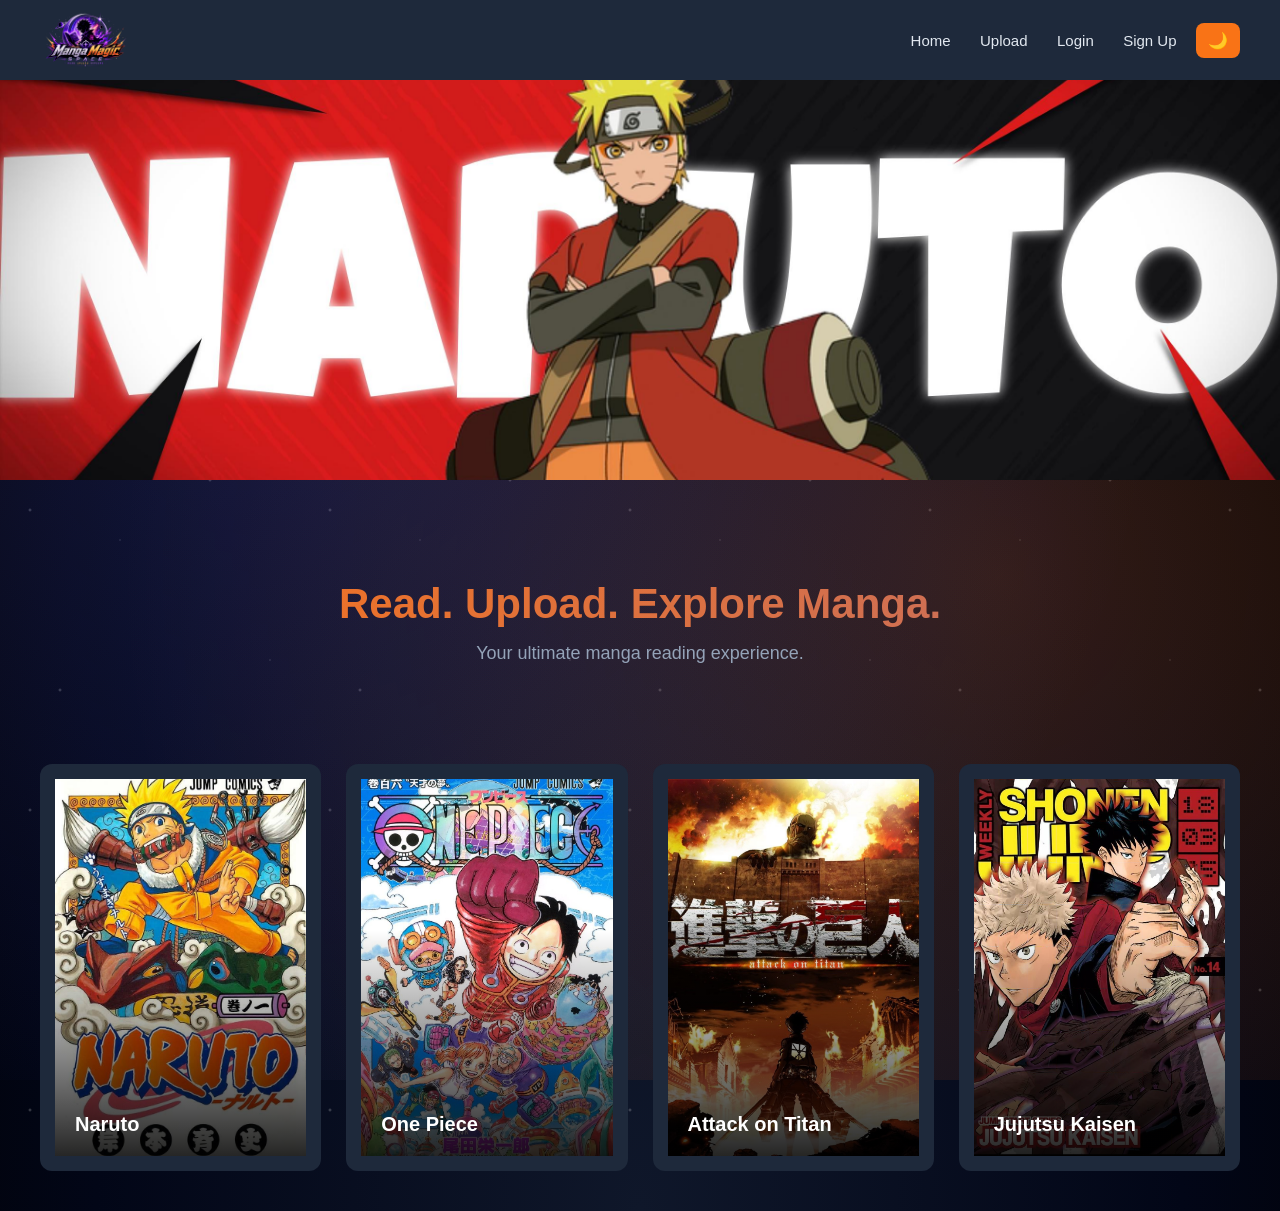
<file: index.html>
<!DOCTYPE html>
<html>
<head>
<meta charset="UTF-8">
<meta name="viewport" content="width=device-width, initial-scale=1.0">
<title>MangaMagicSpace</title>
<link rel="stylesheet" href="styles.css">
<link rel="icon" type="image/png" href="favicon.png">
<meta name="description" content="Read manga online at MangaMagicSpace. Explore trending manga, upload manga, and enjoy an immersive manga reading experience.">

<meta property="og:title" content="MangaMagicSpace">
<meta property="og:description" content="Read. Upload. Explore Manga.">
<meta property="og:image" content="https://mangamagicspace.com/logo.png">
<meta property="og:url" content="https://mangamagicspace.com">
<meta property="og:type" content="website">

    <script type="application/ld+json">
{
  "@context":"https://schema.org",
  "@type":"Organization",
  "name":"MangaMagicSpace",
  "url":"https://mangamagicspace.com",
  "logo":"https://mangamagicspace.com/logo.png"
}
</script>
</head>

<body>

<div class="navbar">

    <div class="left-nav">
        <div class="logo">
            <a href="index.html">
            <img src="logo-transparent.png" alt="MangaMagicSpace Logo" height="60">
            </a>
        </div>

        <button class="menu-toggle" id="menuToggle">☰</button>
    </div>

    <div class="nav-links" id="navMenu">
        <a href="index.html">Home</a>
        <a href="upload.html">Upload</a>
        <a href="history.html" id="historyLink">History</a>
        <a href="login.html" id="loginLink">Login</a>
        <a href="signup.html" id="signupLink">Sign Up</a>
        <a href="#" id="logoutBtn" style="display:none;">Logout</a>
        <button id="themeToggle">🌙</button>
    </div>

</div>

<!-- Slider -->
<div class="slider">
    <a id="sliderLink" href="reader.html?manga=naruto&chapter=chapter-1">
        <img id="sliderImage" src="manga/slider/naruto-banner.jpg">
    </a>
</div>

<div class="hero">
    <h1>Read. Upload. Explore Manga.</h1>
    <p>Your ultimate manga reading experience.</p>
</div>

<div class="manga-grid">

<div class="manga-card">
<a href="reader.html?manga=naruto&chapter=chapter-1">
<div class="image-container">
<img src="manga/naruto/cover.jpeg">
<div class="overlay"></div>
<div class="title">Naruto</div>
</div>
</a>
</div>

<div class="manga-card">
<a href="reader.html?manga=one-piece&chapter=chapter-1">
<div class="image-container">
<img src="manga/one-piece/cover.jpeg/cover.jpeg">
<div class="overlay"></div>
<div class="title">One Piece</div>
</div>
</a>
</div>

<div class="manga-card">
<a href="reader.html?manga=attack-on-titan&chapter=chapter-1">
<div class="image-container">
<img src="manga/attack-on-titan/cover.jpeg">
<div class="overlay"></div>
<div class="title">Attack on Titan</div>
</div>
</a>
</div>

<div class="manga-card">
<a href="reader.html?manga=jujutsu-kaisen&chapter=chapter-1">
<div class="image-container">
<img src="manga/jujutsu-kaisen/chapter-1/1.jpeg">
<div class="overlay"></div>
<div class="title">Jujutsu Kaisen</div>
</div>
</a>
</div>

</div>

<script>
// Login state
const user = localStorage.getItem("loggedInUser");

if(user){
    document.getElementById("loginLink").style.display = "none";
    document.getElementById("signupLink").style.display = "none";
    document.getElementById("logoutBtn").style.display = "inline";
}else{
    document.getElementById("historyLink").style.display = "none";
}

document.getElementById("logoutBtn").onclick = function(){
    localStorage.removeItem("loggedInUser");
    location.reload();
};

// Slider
const slides = [
{
image:"manga/slider/naruto-banner.jpg",
link:"reader.html?manga=naruto&chapter=chapter-1"
},
{
image:"manga/slider/onepiece-banner.jpg",
link:"reader.html?manga=one-piece&chapter=chapter-1"
},
{
image:"manga/slider/aot-banner.jpg",
link:"reader.html?manga=attack-on-titan&chapter=chapter-1"
},
{
image:"manga/slider/jjk-banner.jpg",
link:"reader.html?manga=jujutsu-kaisen&chapter=chapter-1"
}
];

let i = 0;
const sliderImage = document.getElementById("sliderImage");
const sliderLink = document.getElementById("sliderLink");

setInterval(() => {
    i = (i + 1) % slides.length;
    sliderImage.src = slides[i].image;
    sliderLink.href = slides[i].link;
}, 3000);

// Theme Toggle
const themeBtn = document.getElementById("themeToggle");

if(localStorage.getItem("theme") === "light"){
    document.body.classList.add("light-mode");
    themeBtn.innerText = "☀️";
}

themeBtn.addEventListener("click", () => {
    document.body.classList.toggle("light-mode");

    if(document.body.classList.contains("light-mode")){
        localStorage.setItem("theme", "light");
        themeBtn.innerText = "☀️";
    } else {
        localStorage.setItem("theme", "dark");
        themeBtn.innerText = "🌙";
    }
});

// Hamburger Menu
const menuBtn = document.getElementById("menuToggle");
const navMenu = document.getElementById("navMenu");

menuBtn.addEventListener("click", () => {
    navMenu.classList.toggle("show");
});
</script>

</body>
</html>
</file>
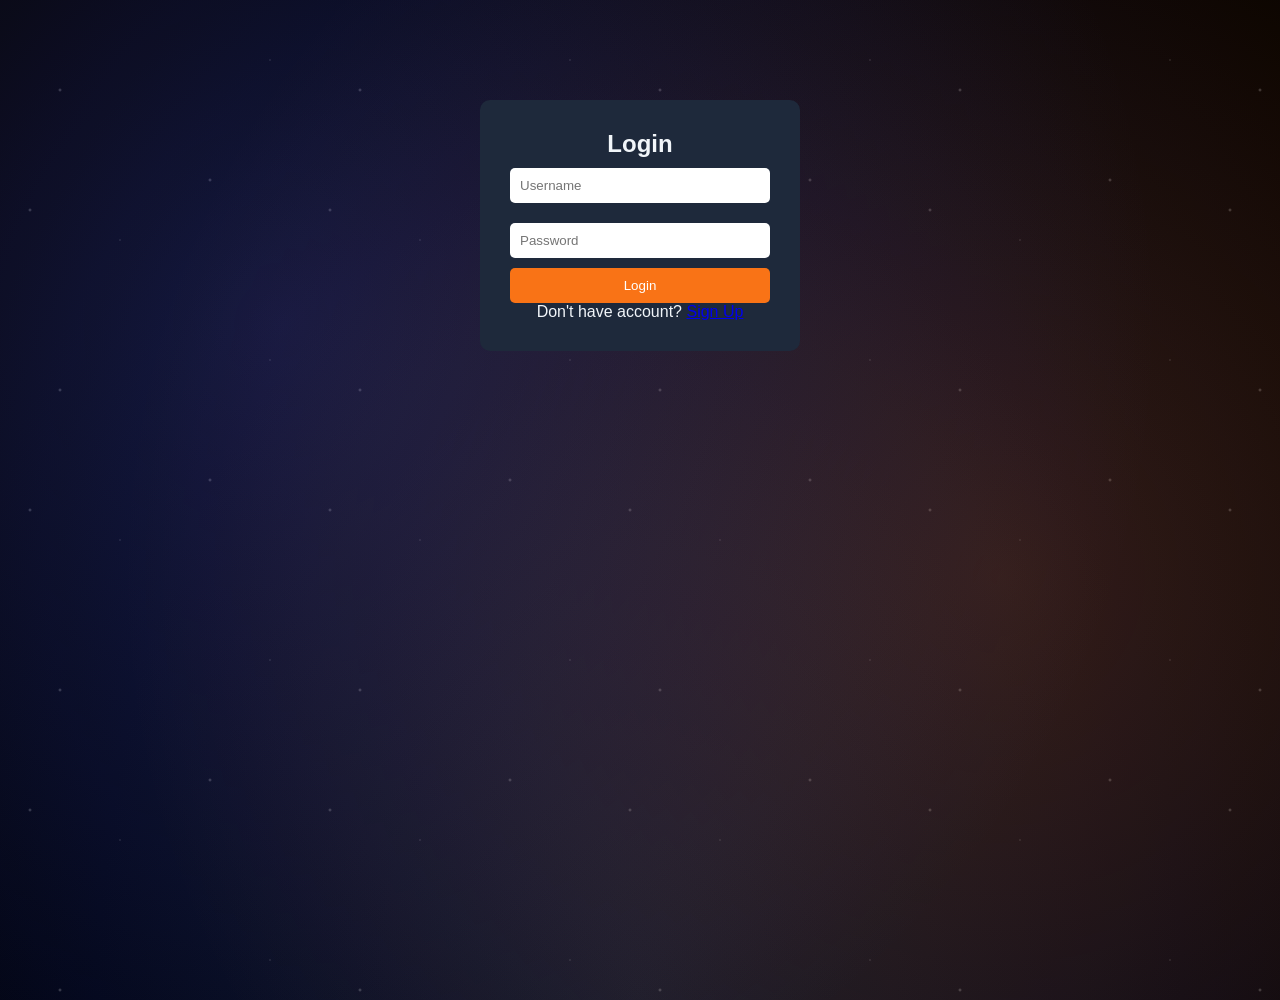
<file: history.html>
<!DOCTYPE html>
<html>
<head>
<title>History</title>
<link rel="stylesheet" href="styles.css">
</head>
<body>

<script>
if(!localStorage.getItem("loggedInUser")){
    alert("Please login first!");
    window.location.href = "login.html";
}
</script>

<h2 style="text-align:center;">Your Reading History</h2>
<div class="history-container" id="historyBox"></div>

<script>
const user = localStorage.getItem("loggedInUser");
const key = "history_" + user;

const history = JSON.parse(localStorage.getItem(key)) || [];
const box = document.getElementById("historyBox");

if(history.length === 0){
    box.innerHTML = "<p>No history yet</p>";
}else{
    history.forEach(item=>{
        box.innerHTML += `<div class="history-card">${item}</div>`;
    });
}
</script>

</body>
</html>
</file>
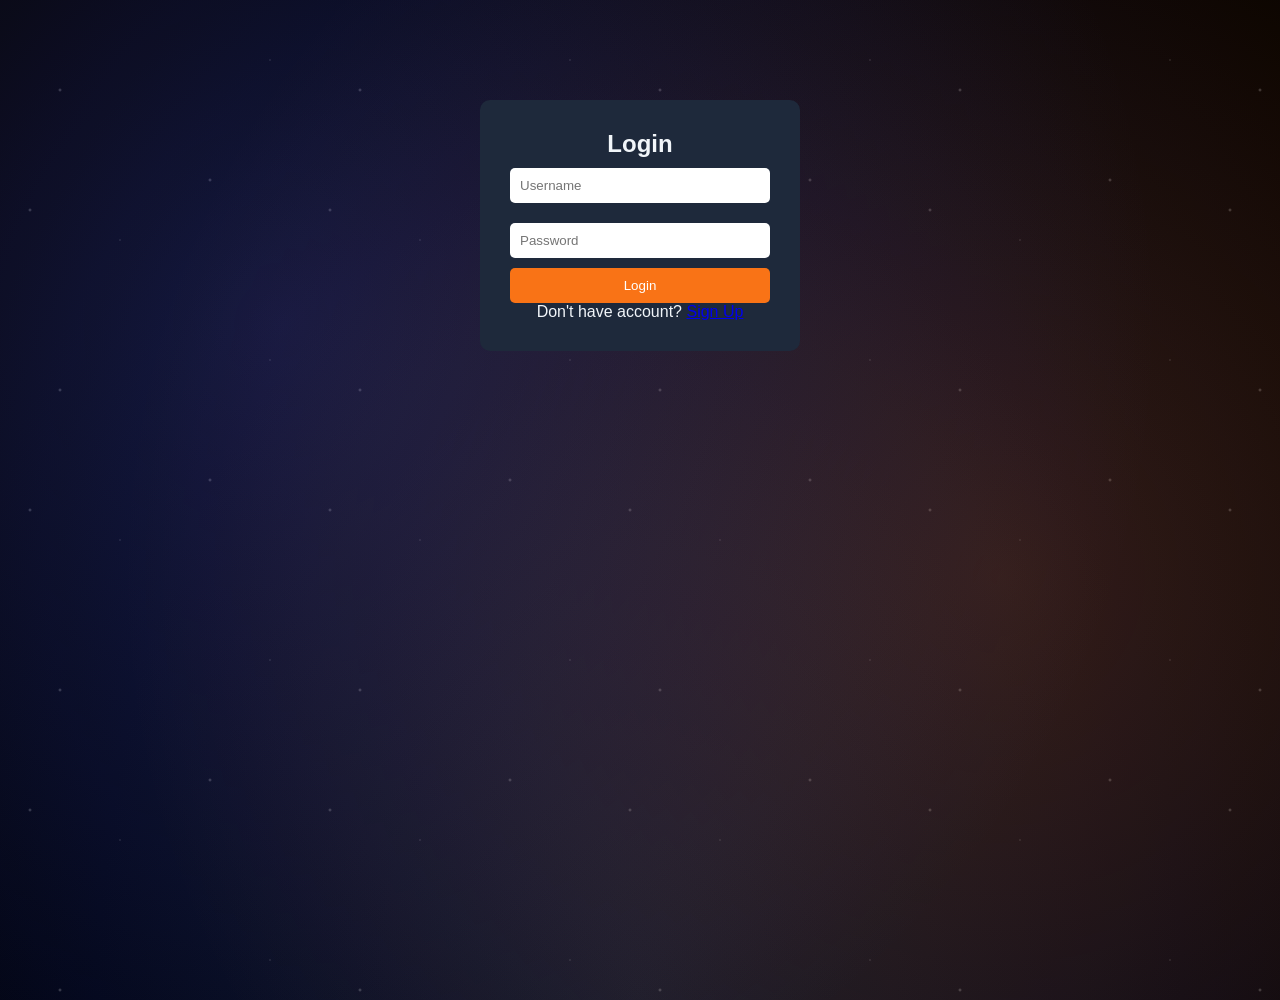
<file: login.html>
<!DOCTYPE html>
<html>
<head>
<title>Login</title>
<link rel="stylesheet" href="styles.css">
</head>
<body>

<div class="login-box">
<h2>Login</h2>

<input type="text" id="username" placeholder="Username">
<input type="password" id="password" placeholder="Password">

<button onclick="login()">Login</button>
<p>Don't have account? <a href="signup.html">Sign Up</a></p>
</div>

<script>
function login(){
    const username = document.getElementById("username").value;
    const password = document.getElementById("password").value;

    const users = JSON.parse(localStorage.getItem("users")) || [];

    const found = users.find(user =>
        user.username === username &&
        user.password === password
    );

    if(found){
        localStorage.setItem("loggedInUser", username);
        window.location.href = "index.html";
    }else{
        alert("Invalid login!");
    }
}
</script>

</body>
</html>
</file>
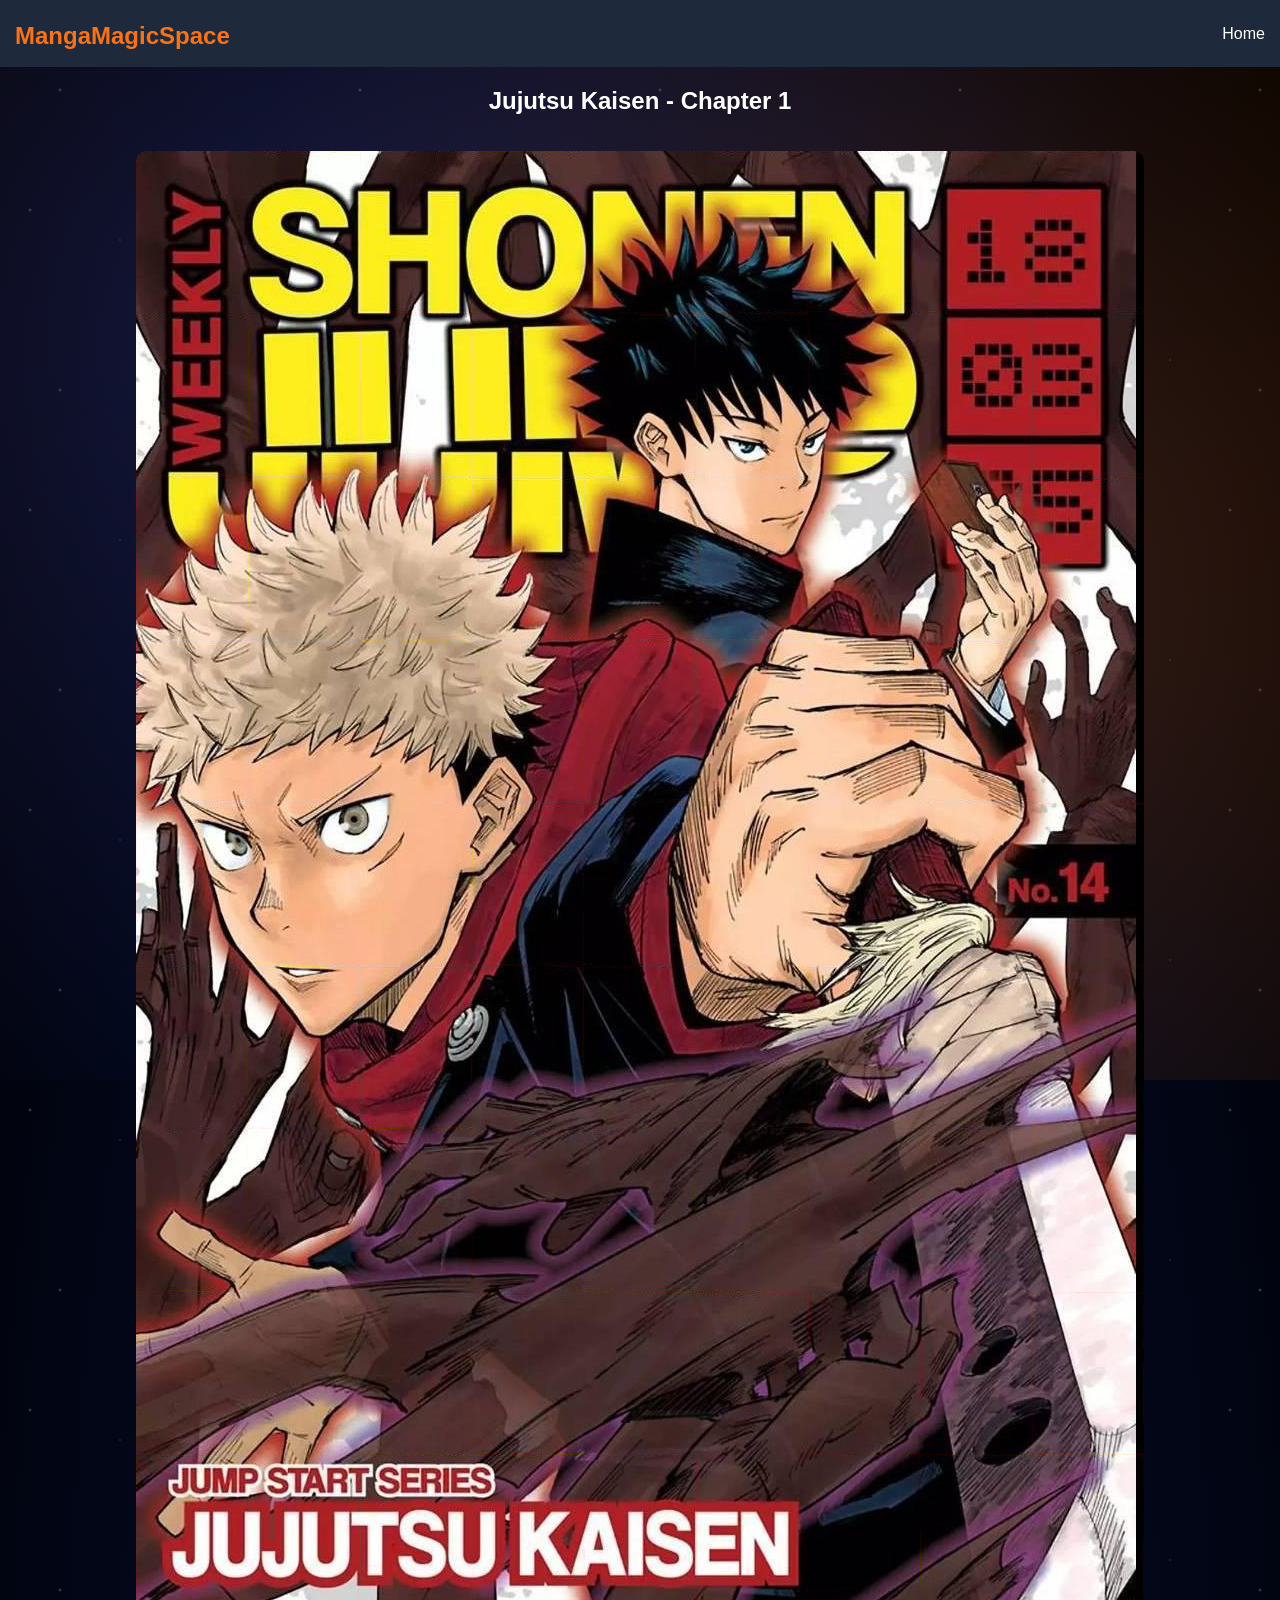
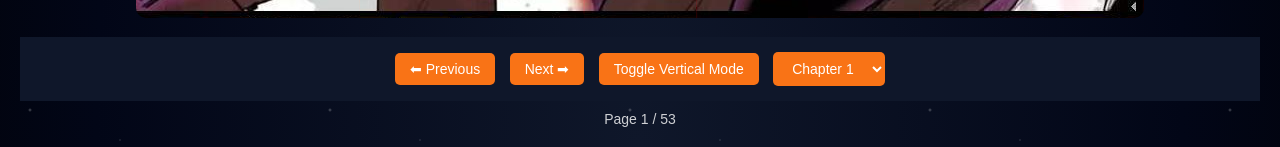
<file: reader.html>
<!DOCTYPE html>
<html>
<head>
    <title>Manga Reader</title>
    <link rel="stylesheet" href="styles.css">

    <style>
        body {
            margin: 0;
            background-color: #0f172a;
            color: white;
            font-family: Arial, sans-serif;
        }

        header {
            background-color: #1e293b;
            padding: 15px;
            display: flex;
            justify-content: space-between;
            align-items: center;
        }

        header h1 {
            color: #f97316;
        }

        nav a {
            color: white;
            text-decoration: none;
            margin-left: 15px;
        }

        .reader-container {
            text-align: center;
            padding: 20px;
        }

        .reader-container img {
            max-width: 90%;
            height: auto;
            border-radius: 10px;
            transition: opacity 0.3s ease-in-out;
        }
        .bottom-navigation {
    margin: 40px 0;
    text-align: center;
}

.bottom-navigation button {
    padding: 10px 20px;
    margin: 10px;
    font-size: 15px;
    cursor: pointer;
    background-color: #f97316;
    border: none;
    border-radius: 5px;
    color: white;
}

.bottom-navigation button:hover {
    opacity: 0.85;
}

        .controls {
            margin-top: 15px;
            transition: opacity 0.5s ease;
        }

        .controls button, select {
            padding: 8px 15px;
            margin: 5px;
            font-size: 14px;
            cursor: pointer;
            background-color: #f97316;
            border: none;
            border-radius: 5px;
            color: white;
        }

        .page-info {
            margin-top: 10px;
            font-size: 14px;
            opacity: 0.8;
        }

        .hidden {
            opacity: 0;
        }

        .vertical-mode img {
            display: block;
            margin: 20px auto;
            max-width: 800px;
        }
        .logo {
    text-decoration: none;
    color: #f97316;
}

.logo:hover {
    opacity: 0.8;
}
    </style>
</head>
<body>

<header>
    <h1><a href="index.html" class="logo">MangaMagicSpace</a></h1>
    <nav>
        <a href="index.html">Home</a>
    </nav>
</header>

<div class="reader-container" id="readerContainer">

   <h2 id="chapterTitle"></h2>

    
    <br><br>

    <img id="mangaImage">

    <div class="controls" id="controls">
        <button onclick="prevPage()">⬅ Previous</button>
        <button onclick="nextPage()">Next ➡</button>
        <button onclick="toggleVertical()">Toggle Vertical Mode</button>
        <select id="chapterSelect"></select>
    </div>

    <div class="page-info" id="pageInfo"></div>

</div>

<script>
const urlParams = new URLSearchParams(window.location.search);
const manga = urlParams.get("manga") || "jujutsu-kaisen";
const chapter = urlParams.get("chapter") || "chapter-1";

/* ADD STEP 5 CODE HERE */
const user = localStorage.getItem("loggedInUser");

if(user){
    let key = "history_" + user;
    let history = JSON.parse(localStorage.getItem(key)) || [];

    if(!history.includes(manga)){
        history.push(manga);
        localStorage.setItem(key, JSON.stringify(history));
    }
}

/* ✅ PAGE COUNTS GO HERE */
const pageCounts = {
    "jujutsu-kaisen": {
        "chapter-1": 53,
        "chapter-2": 25,
        "chapter-3": 21
    },
    "attack-on-titan": {
        "chapter-1": 58,
        "chapter-2": 38
    },
    "naruto": {
    "chapter-1": 57
},
    "one-piece": {
    "chapter-1": 54
    }
};

let totalPages = pageCounts[manga]?.[chapter] || 1;

if (!totalPages) {
    totalPages = 1;
}

let currentPage = 1;
let verticalMode = false;

const imageElement = document.getElementById("mangaImage");
const pageInfo = document.getElementById("pageInfo");
const controls = document.getElementById("controls");
const readerContainer = document.getElementById("readerContainer");

function updateImage() {
    imageElement.style.opacity = 0;

    setTimeout(() => {
        imageElement.src = `manga/${manga}/${chapter}/${currentPage}.jpeg`;
        pageInfo.textContent = `Page ${currentPage} / ${totalPages}`;
        imageElement.style.opacity = 1;
    }, 150);
}
    document.getElementById("chapterTitle").textContent =
    manga.replace(/-/g, " ").replace(/\b\w/g, c => c.toUpperCase()) +
    " - " +
    chapter.replace(/-/g, " ").replace(/\b\w/g, c => c.toUpperCase());

function nextPage() {

    if (verticalMode) {
        // Go to next chapter
        const currentNumber = parseInt(chapter.split("-")[1]);
        const nextChapter = "chapter-" + (currentNumber + 1);

        if (pageCounts[manga]?.[nextChapter]) {
            window.location.href =
                `reader.html?manga=${manga}&chapter=${nextChapter}`;
        }

        return;
    }

    // Normal page mode
    if (currentPage < totalPages) {
        currentPage++;
        updateImage();
    }
}

function prevPage() {

    if (verticalMode) {
        // Go to previous chapter
        const currentNumber = parseInt(chapter.split("-")[1]);
        const prevChapter = "chapter-" + (currentNumber - 1);

        if (pageCounts[manga]?.[prevChapter]) {
            window.location.href =
                `reader.html?manga=${manga}&chapter=${prevChapter}`;
        }

        return;
    }

    // Normal page mode
    if (currentPage > 1) {
        currentPage--;
        updateImage();
    }
}

function toggleVertical() {
    verticalMode = !verticalMode;

    if (verticalMode) {
        imageElement.style.display = "none";
        pageInfo.textContent = "";
        loadAllPages();
    } else {
        removeVerticalPages();
        imageElement.style.display = "block";
        updateImage();
    }
}

function loadAllPages() {
    removeVerticalPages();

    for (let i = 1; i <= totalPages; i++) {
        const img = document.createElement("img");
        img.src = `manga/${manga}/${chapter}/${i}.jpeg`;
        img.classList.add("vertical-page");
        img.style.display = "block";
        img.style.margin = "20px auto";
        img.style.maxWidth = "800px";

        readerContainer.appendChild(img);
    }

    // Bottom navigation in vertical mode
    const bottomNav = document.createElement("div");
    bottomNav.classList.add("bottom-navigation");

    bottomNav.innerHTML = `
        <button onclick="prevPage()">⬅ Previous</button>
        <button onclick="nextPage()">Next ➡</button>
    `;

    readerContainer.appendChild(bottomNav);
}

function removeVerticalPages() {
    const allImages = document.querySelectorAll(".vertical-page");
    allImages.forEach(img => img.remove());

    const bottomNav = document.querySelector(".bottom-navigation");
    if (bottomNav) bottomNav.remove();
}

function populateChapters(totalChapters) {
    const select = document.getElementById("chapterSelect");
    select.innerHTML = "";

    for (let i = 1; i <= totalChapters; i++) {
        let option = document.createElement("option");
        option.value = "chapter-" + i;
        option.textContent = "Chapter " + i;

        if (option.value === chapter) {
            option.selected = true;
        }

        select.appendChild(option);
    }
}

populateChapters(5);

document.getElementById("chapterSelect").addEventListener("change", function () {
    window.location.href = `reader.html?manga=${manga}&chapter=${this.value}`;
});

updateImage();
</script>

</body>
</html>
</file>
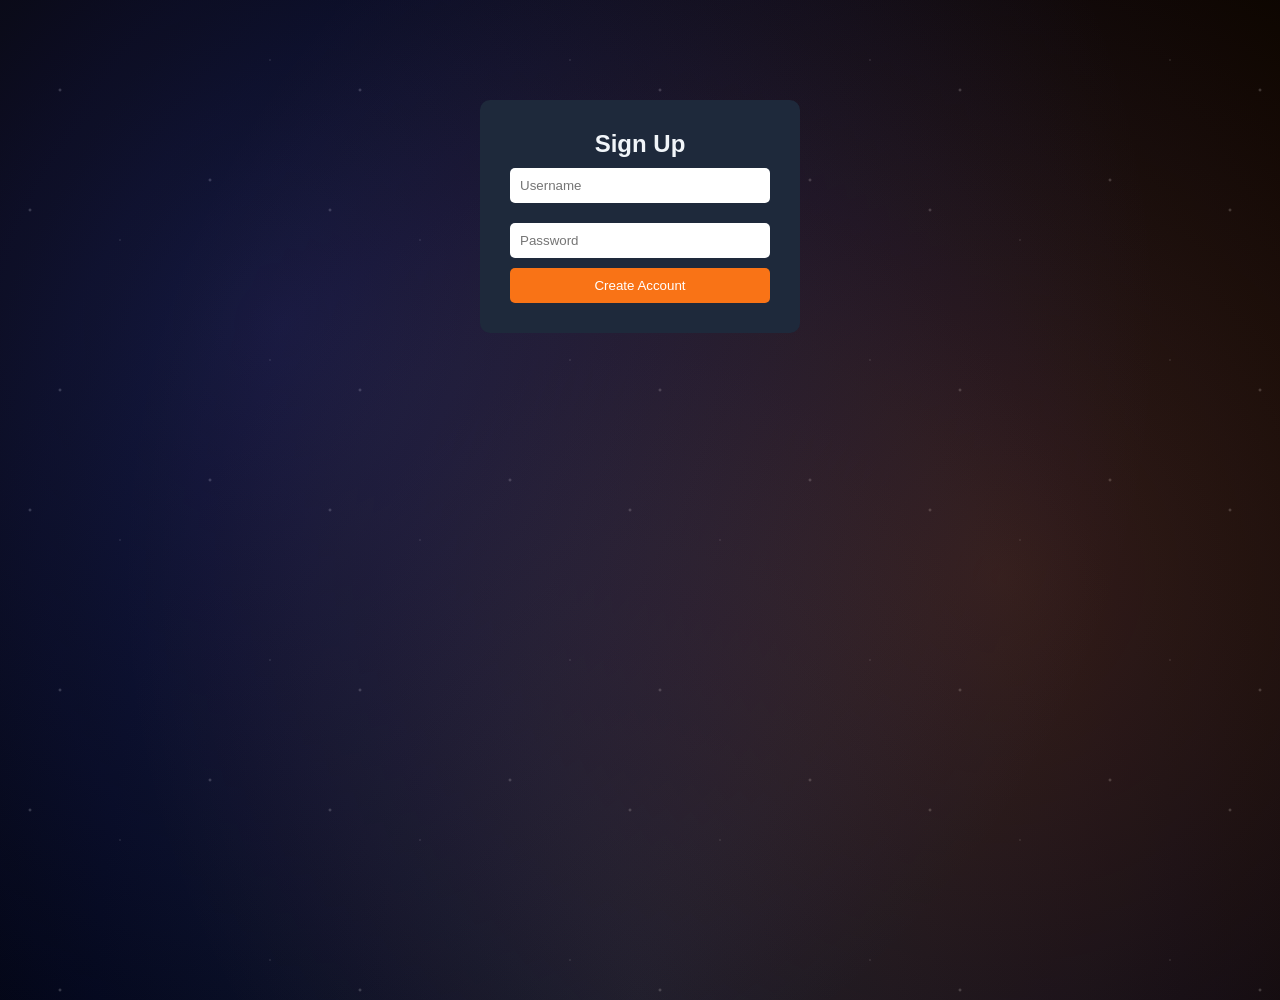
<file: signup.html>
<!DOCTYPE html>
<html>
<head>
<title>Sign Up</title>
<link rel="stylesheet" href="styles.css">
</head>
<body>

<div class="login-box">
<h2>Sign Up</h2>

<input type="text" id="username" placeholder="Username">
<input type="password" id="password" placeholder="Password">

<button onclick="signup()">Create Account</button>
</div>

<script>
function signup(){
    const username = document.getElementById("username").value;
    const password = document.getElementById("password").value;

    let users = JSON.parse(localStorage.getItem("users")) || [];

    users.push({username,password});
    localStorage.setItem("users", JSON.stringify(users));

    localStorage.setItem("loggedInUser", username);

    window.location.href = "index.html";
}
</script>

</body>
</html>
</file>
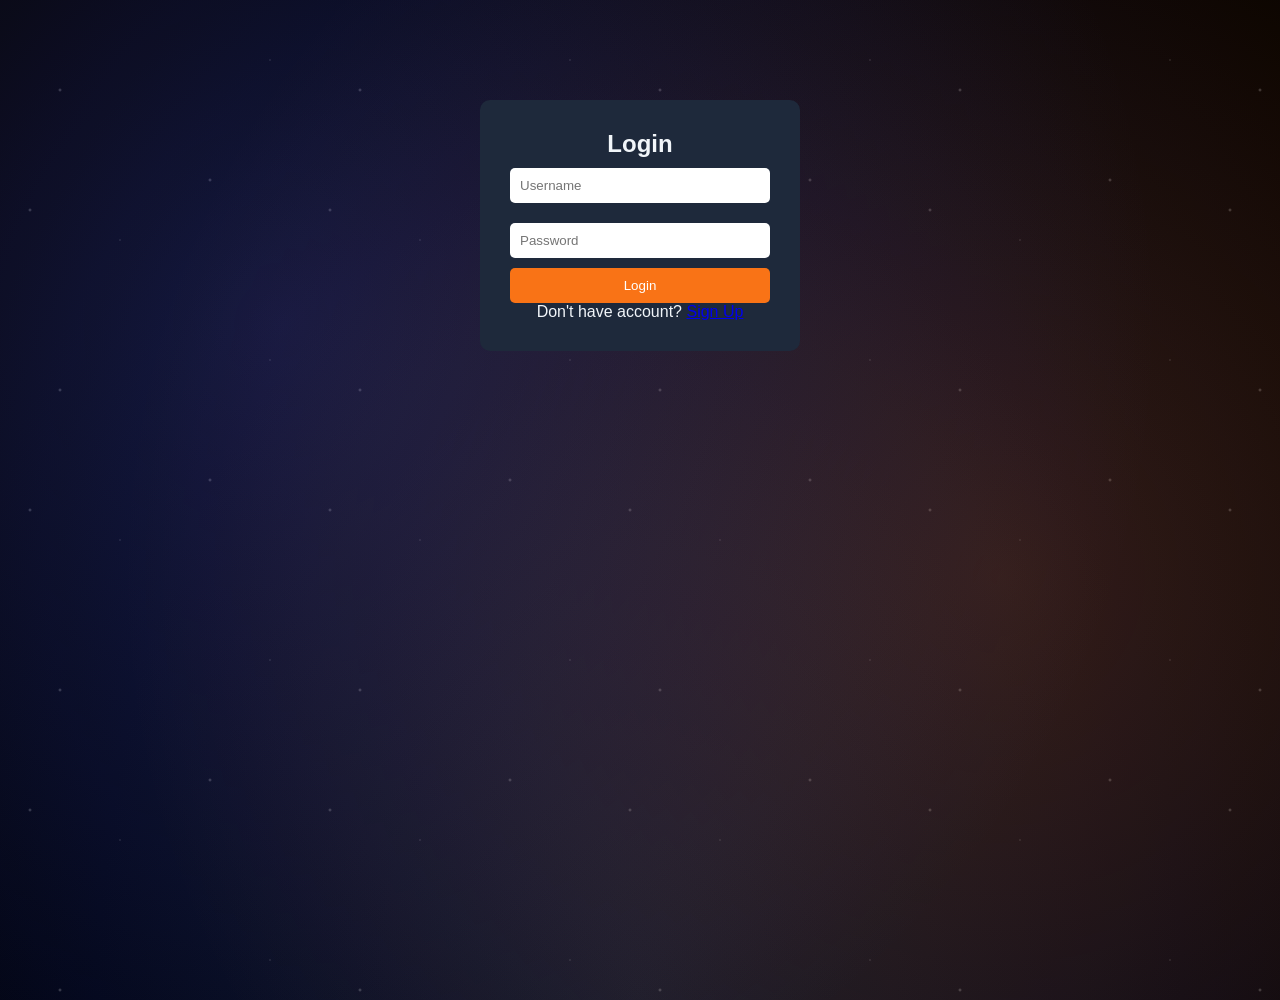
<file: upload.html>
<!DOCTYPE html>
<html>
<head>
    <title>Upload - MangaMagicSpace</title>
    <style>
        body {
            margin: 0;
            font-family: Arial;
            background-color: #0f172a;
            color: white;
        }

        header {
            background-color: #1e293b;
            padding: 15px;
            display: flex;
            justify-content: space-between;
        }

        nav a {
            color: white;
            text-decoration: none;
            margin: 0 10px;
        }

        .container {
            padding: 40px;
            text-align: center;
        }

        input, button {
            padding: 10px;
            margin: 10px;
            border-radius: 5px;
            border: none;
        }

        button {
            background-color: #f97316;
            color: white;
            font-weight: bold;
            cursor: pointer;
        }

        .manga-list {
            margin-top: 30px;
        }

        .manga-item {
            background-color: #1e293b;
            padding: 10px;
            margin: 10px;
            border-radius: 5px;
        }
    </style>
</head>
<body>

<header>
    <h2>MangaMagicSpace</h2>
    <nav>
        <a href="index.html">Home</a>
        <a href="history.html">History</a>
        <a href="upload.html">Upload</a>
    </nav>
</header>

<div class="container">
    <h2>Upload Manga</h2>
    <input type="text" id="mangaTitle" placeholder="Enter Manga Title">
    <button onclick="uploadManga()">Upload</button>

    <div class="manga-list" id="mangaList"></div>
</div>

<script>
const user = localStorage.getItem("loggedInUser");

// 🔒 Protect page
if(!user) {
    alert("Please login first!");
    window.location.href = "login.html";
}

// Load existing mangas
let mangas = JSON.parse(localStorage.getItem("mangas")) || [];

function uploadManga() {
    const title = document.getElementById("mangaTitle").value;

    if(title === "") {
        alert("Enter manga title!");
        return;
    }

    mangas.push(title);
    localStorage.setItem("mangas", JSON.stringify(mangas));

    displayMangas();
    document.getElementById("mangaTitle").value = "";
}

function displayMangas() {
    const list = document.getElementById("mangaList");
    list.innerHTML = "";

    mangas.forEach((manga) => {
        const div = document.createElement("div");
        div.className = "manga-item";
        div.innerText = manga;
        list.appendChild(div);
    });
}

displayMangas();
</script>

</body>
</html>
</file>
<file: styles.css>
/* Global Reset */
* {
    margin: 0;
    padding: 0;
    box-sizing: border-box;
    font-family: 'Segoe UI', sans-serif;
}

/* Body */
body {
    background: radial-gradient(ellipse at bottom, #0f172a 0%, #020617 60%, #000000 100%);
    color: #f1f5f9;
    overflow-x: hidden;
    position: relative;
    min-height: 100vh;
    max-width:1400px;
    margin:auto;
}

body::after {
    content: "";
    position: fixed;
    top: -20%;
    left: -20%;
    width: 140%;
    height: 140%;
    background: radial-gradient(circle at 30% 40%, rgba(99, 102, 241, 0.2), transparent 60%),
                radial-gradient(circle at 70% 60%, rgba(249, 115, 22, 0.2), transparent 60%);
    z-index: -1;
}
/* Navbar */
.navbar {
    display: flex;
    justify-content: space-between;
    align-items: center;
    padding: 10px 40px;
    background-color: #1e293b;
    box-shadow: 0 2px 10px rgba(0,0,0,0.3);
}

.logo {
    font-size: 24px;
    font-weight: bold;
    color: #f97316;
    .logo a{
    text-decoration:none;
    color:#f97316;
}

.logo a:hover{
    opacity:0.8;
}
}

.nav-links a {
    text-decoration:none;
    color:#e2e8f0;
    margin-left:25px;
    font-size:15px;
    transition:0.3s;
}


.nav-links a:hover {
    color: #f97316;
}

/* Hero Section */
.hero {
    text-align:center;
    padding:100px 20px 60px;
}

.hero h1 {
    font-size: 42px;
    margin-bottom: 15px;
    background: linear-gradient(
        270deg,
        #f97316,
        #e11d48,
        #6366f1,
        #f97316
    );
    background-size: 800% 800%;
    -webkit-background-clip: text;
    -webkit-text-fill-color: transparent;
    animation: gradientMove 8s ease infinite;
}

@keyframes gradientMove {
    0% { background-position: 0% 50%; }
    50% { background-position: 100% 50%; }
    100% { background-position: 0% 50%; }
}

.hero p {
    font-size: 18px;
    color: #94a3b8;
    max-width:600px;
    margin:auto;
}


/* Manga Grid */
.manga-grid {
    display: grid;
    grid-template-columns: repeat(4, 1fr); /* 4 cards per row */
    gap: 25px;
    padding: 40px;
}
@media (max-width: 1000px) {
    .manga-grid {
        grid-template-columns: repeat(3, 1fr);
    }
}

@media (max-width: 768px) {
    .manga-grid {
        grid-template-columns: repeat(2, 1fr);
    }
}

@media (max-width: 480px) {
    .manga-grid {
        grid-template-columns: 1fr;
    }
}

/* Manga Card */
.manga-card {
    position: relative;
    background: #1e293b;
    border-radius: 12px;
    padding: 15px;
    transition: all 0.4s ease;
    cursor: pointer;
    overflow: hidden;
}

.manga-card:hover {
    transform: translateY(-8px) scale(1.02);
    box-shadow: 0 20px 40px rgba(0,0,0,0.6);
}


.ripple {
    position: absolute;
    border-radius: 50%;
    transform: scale(0);
    animation: ripple-effect 600ms linear;
    background: rgba(255,255,255,0.4);
}

@keyframes ripple-effect {
    to {
        transform: scale(4);
        opacity: 0;
    }
}

/* Image Container */
.image-container {
    position: relative;
    width: 100%;
    aspect-ratio: 2 / 3;
    height: auto;   /* smaller like original */
    overflow: visible;
    border-radius: 10px;
    display: flex;
    align-items: center;
    justify-content: center;
}
/* Image */
.image-container img {
    width: 100%;
    height: 100%;
    object-fit: cover;
    object-position: center;
    transition: transform 0.4s ease;
}
/* Zoom Effect */
.manga-card:hover img {
    transform: scale(1.1);
}

/* Dark Gradient Overlay */
.overlay {
    position: absolute;
    bottom: 0;
    width: 100%;
    height: 60%;
    background: linear-gradient(to top, rgba(0,0,0,0.85), transparent);
    z-index: 1;
    transition: opacity 0.35s ease;
}
.manga-card:hover .overlay {
    opacity: 0;
}
.manga-card:hover .title {
    opacity: 0;
}

/* Title On Image */
.title {
    position: absolute;
    bottom: 20px;
    left: 20px;
    color: white;
    font-size: 20px;
    font-weight: bold;
    z-index: 2;
}

/* NEW Badge */
.badge {
    position: absolute;
    top: 15px;
    right: 15px;
    background-color: #f97316;
    color: white;
    padding: 6px 14px;
    font-size: 12px;
    font-weight: bold;
    border-radius: 20px;
    z-index: 2;
}


.manga-card h3 {
    margin-top: 10px;
    font-size: 16px;

}
.controls {
    position: sticky;
    top: 0;
    background-color: #0f172a;
    padding: 10px;
    z-index: 100;
}

body::before {
    content: "";
    position: fixed;
    top: 0;
    left: 0;
    width: 200%;
    height: 200%;
    background-image: 
        radial-gradient(2px 2px at 20% 30%, white, transparent),
        radial-gradient(2px 2px at 70% 60%, white, transparent),
        radial-gradient(1px 1px at 40% 80%, white, transparent),
        radial-gradient(1px 1px at 90% 20%, white, transparent),
        radial-gradient(2px 2px at 10% 70%, white, transparent);
    background-repeat: repeat;
    background-size: 300px 300px;
    animation: starMove 120s linear infinite;
    opacity: 0.3;
    z-index: -1;
}

@keyframes starMove {
    from {
        transform: translate(0, 0);
    }
    to {
        transform: translate(-500px, -500px);
    }
}
#themeToggle {
    margin-left: 15px;
    padding: 6px 10px;
    border: none;
    border-radius: 6px;
    background-color: #f97316;
    color: white;
    cursor: pointer;
    font-size: 16px;
}

#themeToggle:hover {
    opacity: 0.85;
}
.slider{
width:100%;
height:400px;
overflow:hidden;
}

.slider img{
width:100%;
height:100%;
object-fit:cover;
}

.login-box{
width:320px;
margin:100px auto;
background:#1e293b;
padding:30px;
border-radius:10px;
text-align:center;
}

.login-box input{
width:100%;
padding:10px;
margin:10px 0;
border:none;
border-radius:5px;
}

.login-box button{
width:100%;
padding:10px;
background:#f97316;
color:white;
border:none;
cursor:pointer;
border-radius:5px;
}

.history-container{
padding:40px;
text-align:center;
}

.history-card{
background:#1e293b;
padding:15px;
margin:10px auto;
width:300px;
border-radius:8px;
}
.slider img{
    transition: opacity 0.8s ease-in-out;
}

.slider a{
    display:block;
    width:100%;
    height:100%;
    cursor:pointer;
}
/* Theme Toggle Button */
#themeToggle{
    margin-left:15px;
    padding:8px 12px;
    border:none;
    border-radius:8px;
    background:#f97316;
    color:white;
    cursor:pointer;
    font-size:16px;
}

#themeToggle:hover{
    opacity:0.85;
}

/* Light Mode */
body.light-mode{
    background:#f8fafc;
    color:#111827;
}

body.light-mode .navbar{
    background:#ffffff;
}

body.light-mode .nav-links a{
    color:#111827;
}

body.light-mode .hero p{
    color:#374151;
}

body.light-mode .manga-card{
    background:#ffffff;
    box-shadow:0 8px 20px rgba(0,0,0,0.08);
}

body.light-mode .title{
    color:white;
}

body.light-mode .login-box,
body.light-mode .history-card{
    background:#ffffff;
    color:#111827;
}

@media screen and (max-width: 768px){

body{
    max-width:100%;
}

/* Navbar */
.navbar{
    padding:10px;
    flex-direction:column;
    align-items:center;
}

.logo{
    font-size:20px;
    margin-bottom:8px;
}

.nav-links{
    display:flex;
    flex-wrap:wrap;
    justify-content:center;
    gap:8px;
    width:100%;
}

.nav-links a{
    margin:0;
    font-size:12px;
}

#themeToggle{
    margin:0;
    padding:6px 8px;
    font-size:12px;
}

/* Slider */
.slider{
    height:180px !important;
    width:100%;
}

.slider img{
    width:100%;
    height:100%;
    object-fit:cover;
}

/* Hero */
.hero{
    padding:35px 15px;
}

.hero h1{
    font-size:28px;
}

.hero p{
    font-size:14px;
}

/* Manga Grid */
.manga-grid{
    grid-template-columns:repeat(2,1fr) !important;
    gap:12px;
    padding:15px;
}

.manga-card{
    padding:8px;
}

.title{
    font-size:14px;
    left:8px;
    bottom:8px;
}
}

/* Hamburger Button */
.menu-toggle{
    display:none;
    background:#f97316;
    color:white;
    border:none;
    padding:8px 12px;
    font-size:20px;
    border-radius:8px;
    cursor:pointer;
}

/* Mobile Menu */
@media screen and (max-width:768px){

.menu-toggle{
    display:block;
}

.navbar{
    flex-wrap:wrap;
    padding:12px;
}

.nav-links{
    display:none;
    flex-direction:column;
    width:100%;
    background:#1e293b;
    margin-top:10px;
    padding:10px;
    border-radius:10px;
    gap:10px;
}

.nav-links.show{
    display:flex;
}

.nav-links a,
#themeToggle{
    width:100%;
    text-align:center;
}
}
.left-nav{
    display:flex;
    align-items:center;
    gap:10px;
}

/* Mobile only */
@media screen and (max-width:768px){

.navbar{
    display:flex;
    justify-content:space-between;
    align-items:center;
    flex-wrap:nowrap;
}

.left-nav{
    display:flex;
    align-items:center;
}

.menu-toggle{
    display:block;
    margin-left:8px;
}

.nav-links{
    position:absolute;
    top:60px;
    left:10px;
    right:10px;
    z-index:999;
}
}

.logo img{
    height:60px;
    width:auto;
    display:block;
    object-fit:contain;
}
</file>
